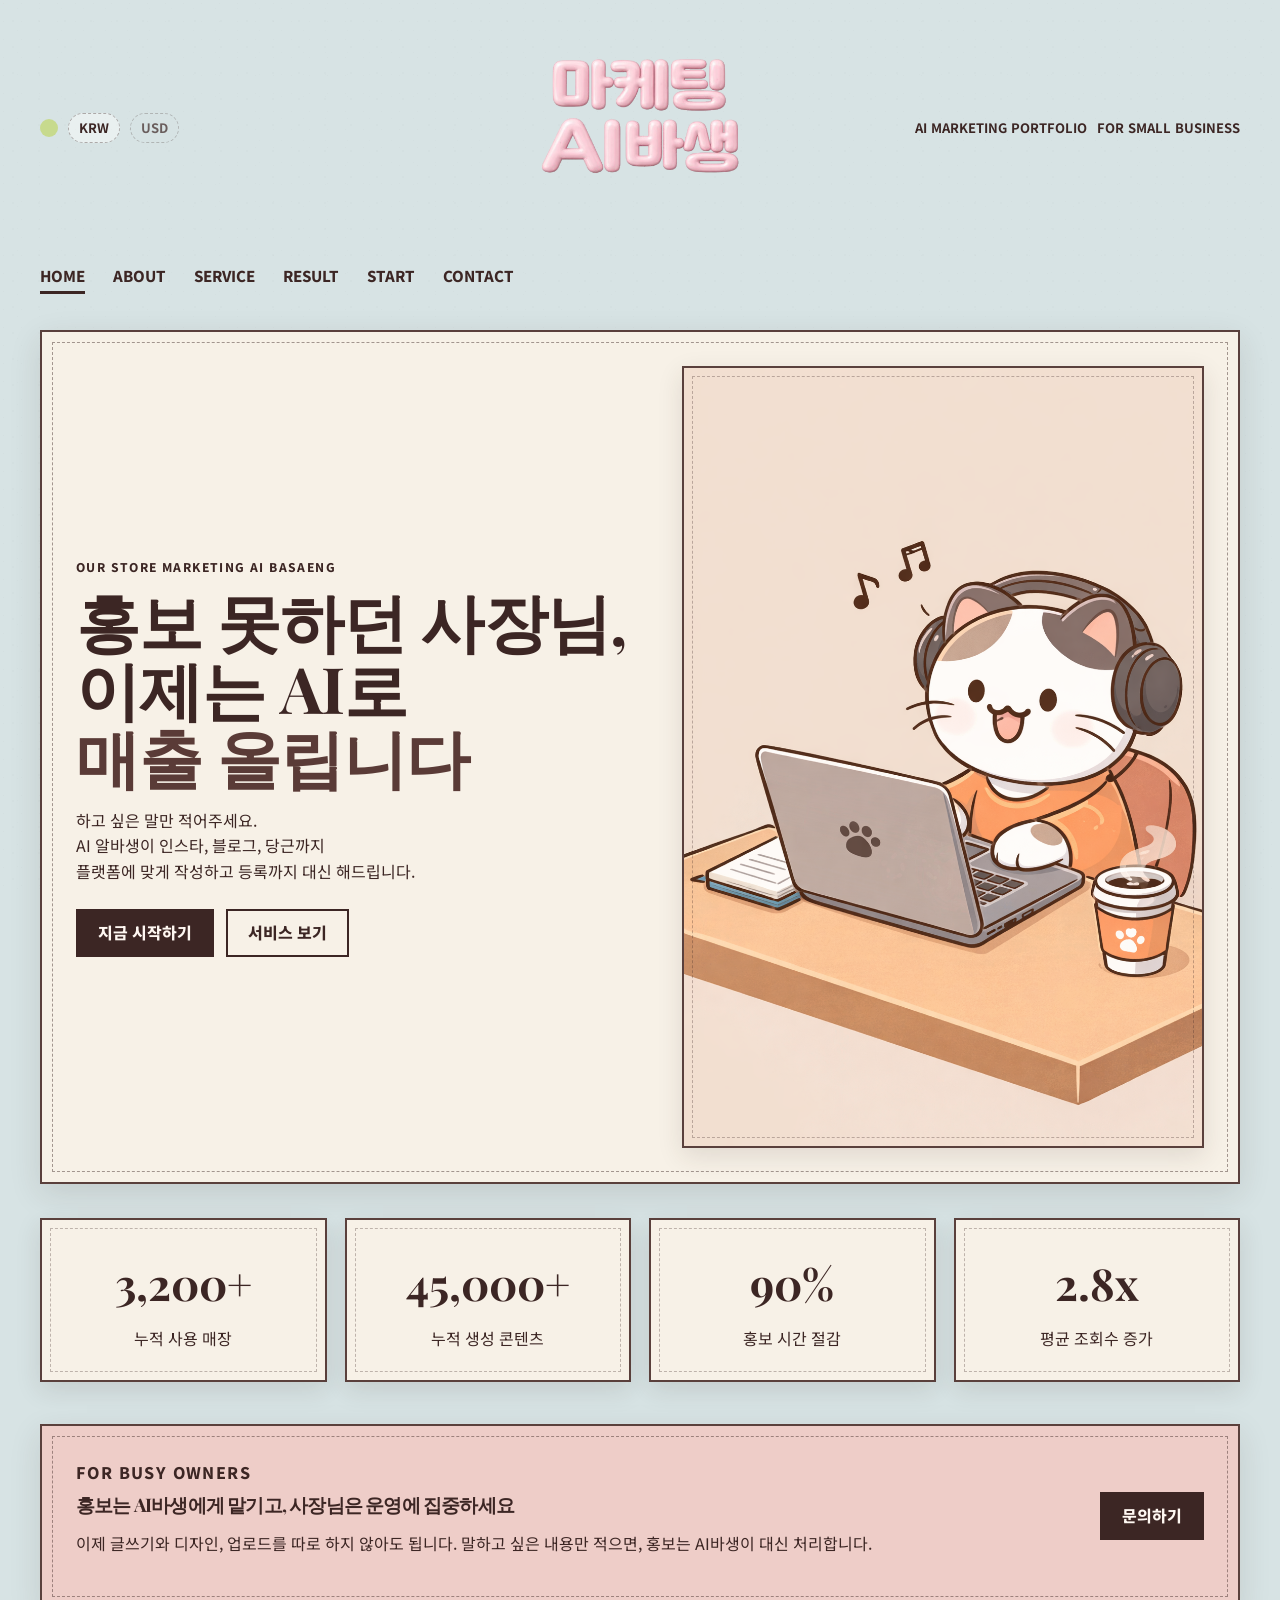
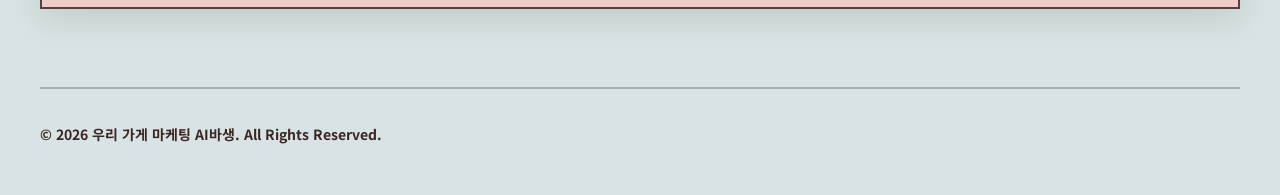
<file: index.html>
<!DOCTYPE html>
<html lang="ko">
<head>
  <meta charset="UTF-8" />
  <meta name="viewport" content="width=device-width, initial-scale=1.0" />
  <title>우리 가게 마케팅 AI바생 | HOME</title>
  <link rel="preconnect" href="https://fonts.googleapis.com" />
  <link rel="preconnect" href="https://fonts.gstatic.com" crossorigin />
  <link href="https://fonts.googleapis.com/css2?family=Noto+Sans+KR:wght@400;500;700;900&family=Playfair+Display:wght@700;800&display=swap" rel="stylesheet" />
  <link rel="stylesheet" href="css/style.css" />
</head>
<body>
  <div class="noise"></div>

  <header class="site-header">
    <div class="topbar container">
      <div class="topbar-left">
        <span class="status-dot"></span>
        <span class="currency active">KRW</span>
        <span class="currency">USD</span>
      </div>

      <h1 class="brand">
  <a href="index.html">
    <img src="images/logo.png" alt="우리 가게 마케팅 AI바생 로고">
  </a>
</h1>

      <div class="topbar-right">
        <span>AI MARKETING PORTFOLIO</span>
        <span>FOR SMALL BUSINESS</span>
      </div>
    </div>

    <nav class="main-nav container">
      <a href="index.html" class="active">HOME</a>
      <a href="about.html">ABOUT</a>
      <a href="service.html">SERVICE</a>
      <a href="result.html">RESULT</a>
      <a href="start.html">START</a>
      <a href="contact.html">CONTACT</a>
    </nav>
  </header>

  <main class="container">
    <section class="hero section-frame reveal">
      <div class="hero-text">
        <p class="eyebrow">OUR STORE MARKETING AI BASAENG</p>
        <h2>
          홍보 못하던 사장님,<br />
          이제는 AI로<br />
          <span>매출 올립니다</span>
        </h2>
        <p class="hero-desc">
          하고 싶은 말만 적어주세요.<br />
          AI 알바생이 인스타, 블로그, 당근까지<br />
          플랫폼에 맞게 작성하고 등록까지 대신 해드립니다.
        </p>

        <div class="hero-buttons">
          <a href="start.html" class="btn primary">지금 시작하기</a>
          <a href="service.html" class="btn outline">서비스 보기</a>
        </div>
      </div>

      <div class="hero-image poster-card">
        <img src="images/1.png" alt="AI바생 메인 대표 이미지" />
      </div>
    </section>

    <section class="stats reveal">
      <article class="stat poster-mini">
        <strong>3,200+</strong>
        <span>누적 사용 매장</span>
      </article>
      <article class="stat poster-mini">
        <strong>45,000+</strong>
        <span>누적 생성 콘텐츠</span>
      </article>
      <article class="stat poster-mini">
        <strong>90%</strong>
        <span>홍보 시간 절감</span>
      </article>
      <article class="stat poster-mini">
        <strong>2.8x</strong>
        <span>평균 조회수 증가</span>
      </article>
    </section>

    <section class="featured-banner section-frame pink reveal">
      <div>
        <p class="eyebrow">FOR BUSY OWNERS</p>
        <h3>홍보는 AI바생에게 맡기고, 사장님은 운영에 집중하세요</h3>
        <p>
          이제 글쓰기와 디자인, 업로드를 따로 하지 않아도 됩니다.
          말하고 싶은 내용만 적으면, 홍보는 AI바생이 대신 처리합니다.
        </p>
      </div>
      <a href="contact.html" class="btn dark">문의하기</a>
    </section>
  </main>

  <footer class="site-footer">
    <div class="container footer-inner">
      <p>© 2026 우리 가게 마케팅 AI바생. All Rights Reserved.</p>
    </div>
  </footer>

  <script src="js/main.js"></script>
</body>
</html>
</file>
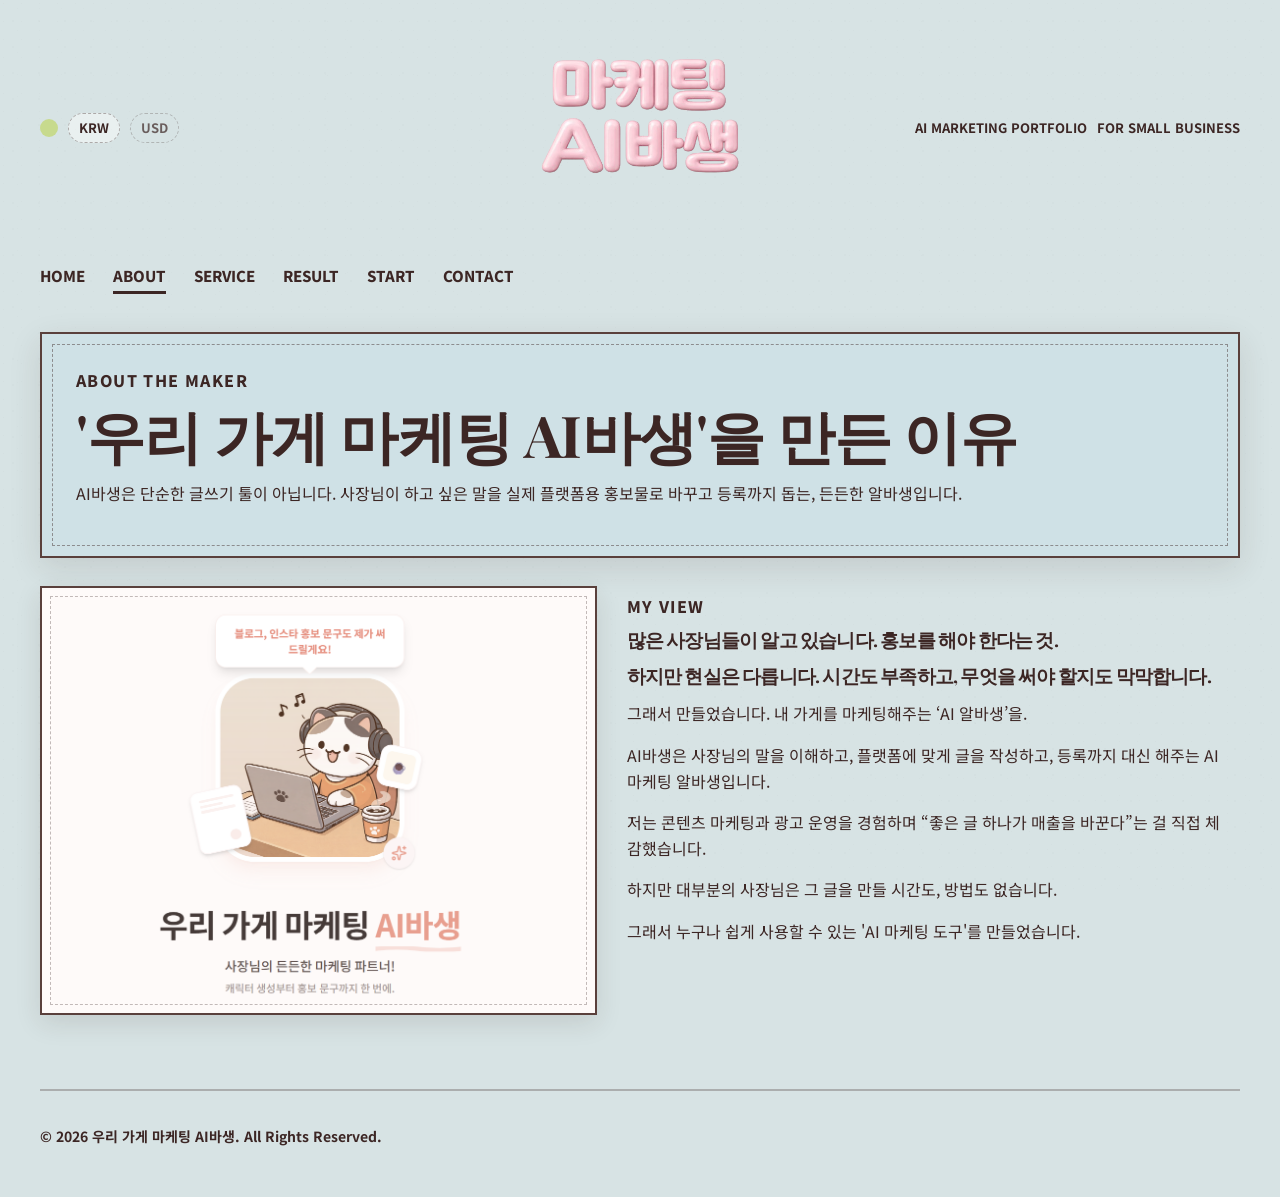
<file: about.html>
<!DOCTYPE html>
<html lang="ko">
<head>
  <meta charset="UTF-8" />
  <meta name="viewport" content="width=device-width, initial-scale=1.0" />
  <title>우리 가게 마케팅 AI바생 | ABOUT</title>
  <link rel="preconnect" href="https://fonts.googleapis.com" />
  <link rel="preconnect" href="https://fonts.gstatic.com" crossorigin />
  <link href="https://fonts.googleapis.com/css2?family=Noto+Sans+KR:wght@400;500;700;900&family=Playfair+Display:wght@700;800&display=swap" rel="stylesheet" />
  <link rel="stylesheet" href="css/style.css" />
</head>
<body>
  <div class="noise"></div>

  <header class="site-header">
    <div class="topbar container">
      <div class="topbar-left">
        <span class="status-dot"></span>
        <span class="currency active">KRW</span>
        <span class="currency">USD</span>
      </div>
      <h1 class="brand">
  <a href="index.html">
    <img src="images/logo.png" alt="우리 가게 마케팅 AI바생 로고">
  </a>
</h1>
      <div class="topbar-right">
        <span>AI MARKETING PORTFOLIO</span>
        <span>FOR SMALL BUSINESS</span>
      </div>
    </div>

    <nav class="main-nav container">
      <a href="index.html">HOME</a>
      <a href="about.html" class="active">ABOUT</a>
      <a href="service.html">SERVICE</a>
      <a href="result.html">RESULT</a>
      <a href="start.html">START</a>
      <a href="contact.html">CONTACT</a>
    </nav>
  </header>

  <main class="container">
    <section class="page-hero section-frame blue reveal">
      <p class="eyebrow">ABOUT THE MAKER</p>
      <h2>'우리 가게 마케팅 AI바생'을 만든 이유</h2>
      <p>
        AI바생은 단순한 글쓰기 툴이 아닙니다.
        사장님이 하고 싶은 말을 실제 플랫폼용 홍보물로 바꾸고 등록까지 돕는, 든든한 알바생입니다.
      </p>
    </section>

    <section class="split-section reveal">
      <div class="poster-card image-only">
        <img src="images/1.5.png" alt="제작자 혹은 브랜드 소개 이미지" />
      </div>

      <div class="text-block">
        <p class="eyebrow">MY VIEW</p>
        <h3>많은 사장님들이 알고 있습니다. 홍보를 해야 한다는 것.</h3>
        </p>
        <h3>하지만 현실은 다릅니다. 시간도 부족하고, 무엇을 써야 할지도 막막합니다.</h3>
        <p>
          그래서 만들었습니다. 내 가게를 마케팅해주는 ‘AI 알바생’을.
        </p>
        <p>
          AI바생은 사장님의 말을 이해하고, 플랫폼에 맞게 글을 작성하고, 등록까지 대신 해주는 AI 마케팅 알바생입니다.
        </p>
        <p>
          저는 콘텐츠 마케팅과 광고 운영을 경험하며 “좋은 글 하나가 매출을 바꾼다”는 걸 직접 체감했습니다.
        </p>
        <p>
          하지만 대부분의 사장님은 그 글을 만들 시간도, 방법도 없습니다.
        </p>
        <p>
          그래서 누구나 쉽게 사용할 수 있는 'AI 마케팅 도구'를 만들었습니다.
      </div>
    </section>
  </main>

  <footer class="site-footer">
    <div class="container footer-inner">
      <p>© 2026 우리 가게 마케팅 AI바생. All Rights Reserved.</p>
    </div>
  </footer>

  <script src="js/main.js"></script>
</body>
</html>
</file>
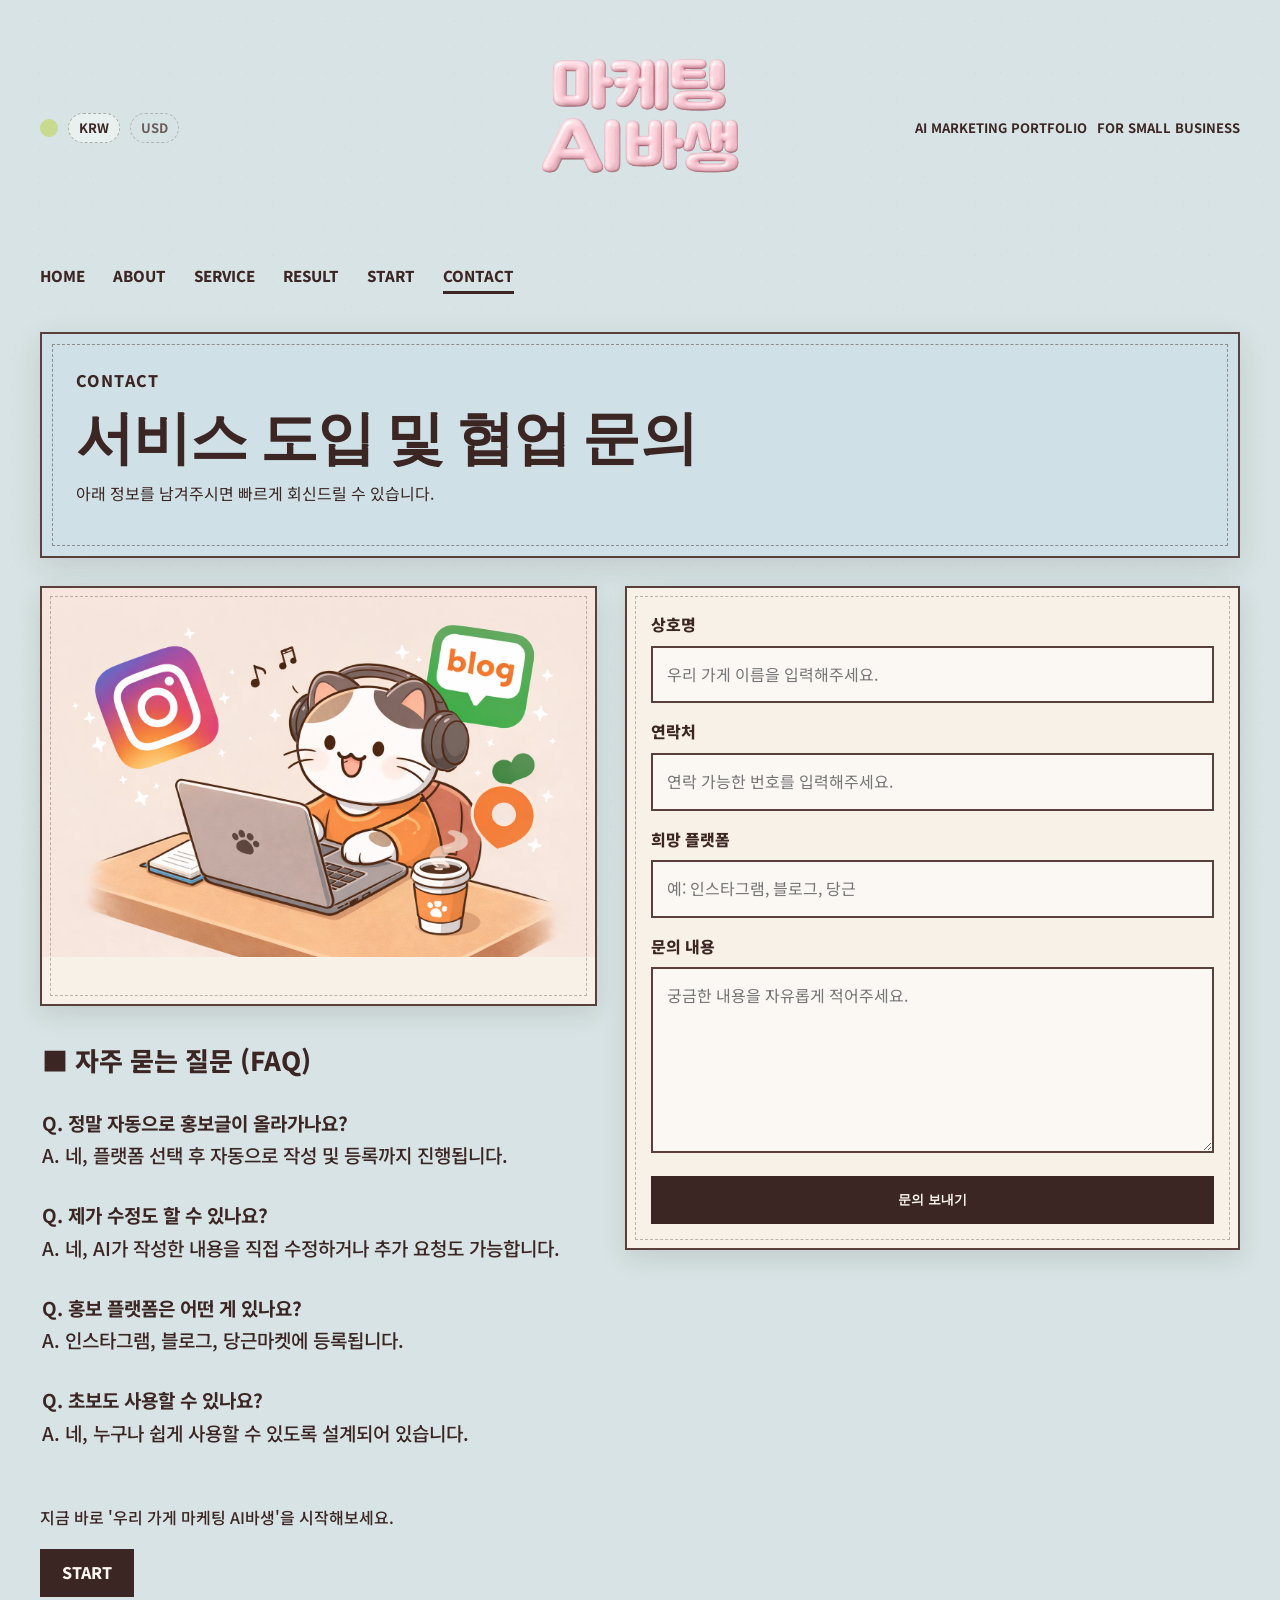
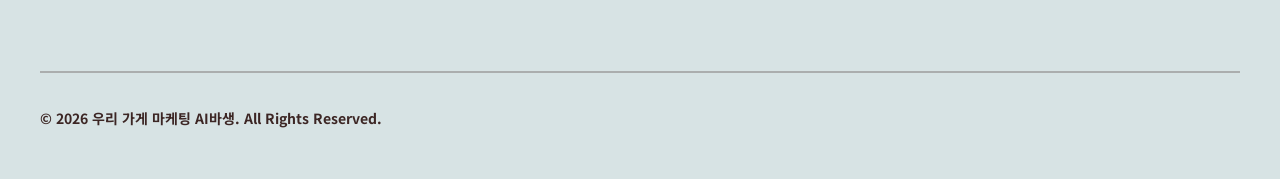
<file: contact.html>
<!DOCTYPE html>
<html lang="ko">
<head>
  <meta charset="UTF-8" />
  <meta name="viewport" content="width=device-width, initial-scale=1.0" />
  <title>우리 가게 마케팅 AI바생 | CONTACT</title>
  <link rel="preconnect" href="https://fonts.googleapis.com" />
  <link rel="preconnect" href="https://fonts.gstatic.com" crossorigin />
  <link href="https://fonts.googleapis.com/css2?family=Noto+Sans+KR:wght@400;500;700;900&family=Playfair+Display:wght@700;800&display=swap" rel="stylesheet" />
  <link rel="stylesheet" href="css/style.css" />
</head>
<body>
  <div class="noise"></div>

  <header class="site-header">
    <div class="topbar container">
      <div class="topbar-left">
        <span class="status-dot"></span>
        <span class="currency active">KRW</span>
        <span class="currency">USD</span>
      </div>
      <h1 class="brand">
  <a href="index.html">
    <img src="images/logo.png" alt="우리 가게 마케팅 AI바생 로고">
  </a>
</h1>
      <div class="topbar-right">
        <span>AI MARKETING PORTFOLIO</span>
        <span>FOR SMALL BUSINESS</span>
      </div>
    </div>

    <nav class="main-nav container">
      <a href="index.html">HOME</a>
      <a href="about.html">ABOUT</a>
      <a href="service.html">SERVICE</a>
      <a href="result.html">RESULT</a>
      <a href="start.html">START</a>
      <a href="contact.html" class="active">CONTACT</a>
    </nav>
  </header>

  <main class="container">
    <section class="page-hero section-frame blue reveal">
      <p class="eyebrow">CONTACT</p>
      <h2>서비스 도입 및 협업 문의</h2>
      <p>아래 정보를 남겨주시면 빠르게 회신드릴 수 있습니다.</p>
    </section>

    <section class="split-section contact-layout reveal">
      <!-- 왼쪽 영역 -->
      <div class="contact-left-column">
        <div class="poster-card image-only contact-image-card">
          <img src="images/8.png" alt="문의 이미지" />
        </div>

        <section class="faq-box">
          <h3>■ 자주 묻는 질문 (FAQ)</h3>

          <div class="faq-item">
            <p class="faq-q">Q. 정말 자동으로 홍보글이 올라가나요?</p>
            <p class="faq-a">A. 네, 플랫폼 선택 후 자동으로 작성 및 등록까지 진행됩니다.</p>
          </div>

          <div class="faq-item">
            <p class="faq-q">Q. 제가 수정도 할 수 있나요?</p>
            <p class="faq-a">A. 네, AI가 작성한 내용을 직접 수정하거나 추가 요청도 가능합니다.</p>
          </div>

          <div class="faq-item">
            <p class="faq-q">Q. 홍보 플랫폼은 어떤 게 있나요?</p>
            <p class="faq-a">A. 인스타그램, 블로그, 당근마켓에 등록됩니다.</p>
          </div>

          <div class="faq-item">
            <p class="faq-q">Q. 초보도 사용할 수 있나요?</p>
            <p class="faq-a">A. 네, 누구나 쉽게 사용할 수 있도록 설계되어 있습니다.</p>
          </div>
        </section>
      </div>

      <!-- 오른쪽 폼 영역 -->
      <form class="contact-form poster-card">
        <label>
          <span>상호명</span>
          <input type="text" placeholder="우리 가게 이름을 입력해주세요." />
        </label>

        <label>
          <span>연락처</span>
          <input type="text" placeholder="연락 가능한 번호를 입력해주세요." />
        </label>

        <label>
          <span>희망 플랫폼</span>
          <input type="text" placeholder="예: 인스타그램, 블로그, 당근" />
        </label>

        <label>
          <span>문의 내용</span>
          <textarea rows="6" placeholder="궁금한 내용을 자유롭게 적어주세요."></textarea>
        </label>

        <button type="submit" class="btn primary full">문의 보내기</button>
      </form>
    </section>

    <section class="start-inline reveal">
      <p>지금 바로 '우리 가게 마케팅 AI바생'을 시작해보세요.</p>
      <a href="start.html" class="btn dark">START</a>
    </section>
  </main>

  <footer class="site-footer">
    <div class="container footer-inner">
      <p>© 2026 우리 가게 마케팅 AI바생. All Rights Reserved.</p>
    </div>
  </footer>

  <script src="js/main.js"></script>
</body>
</html>
</file>
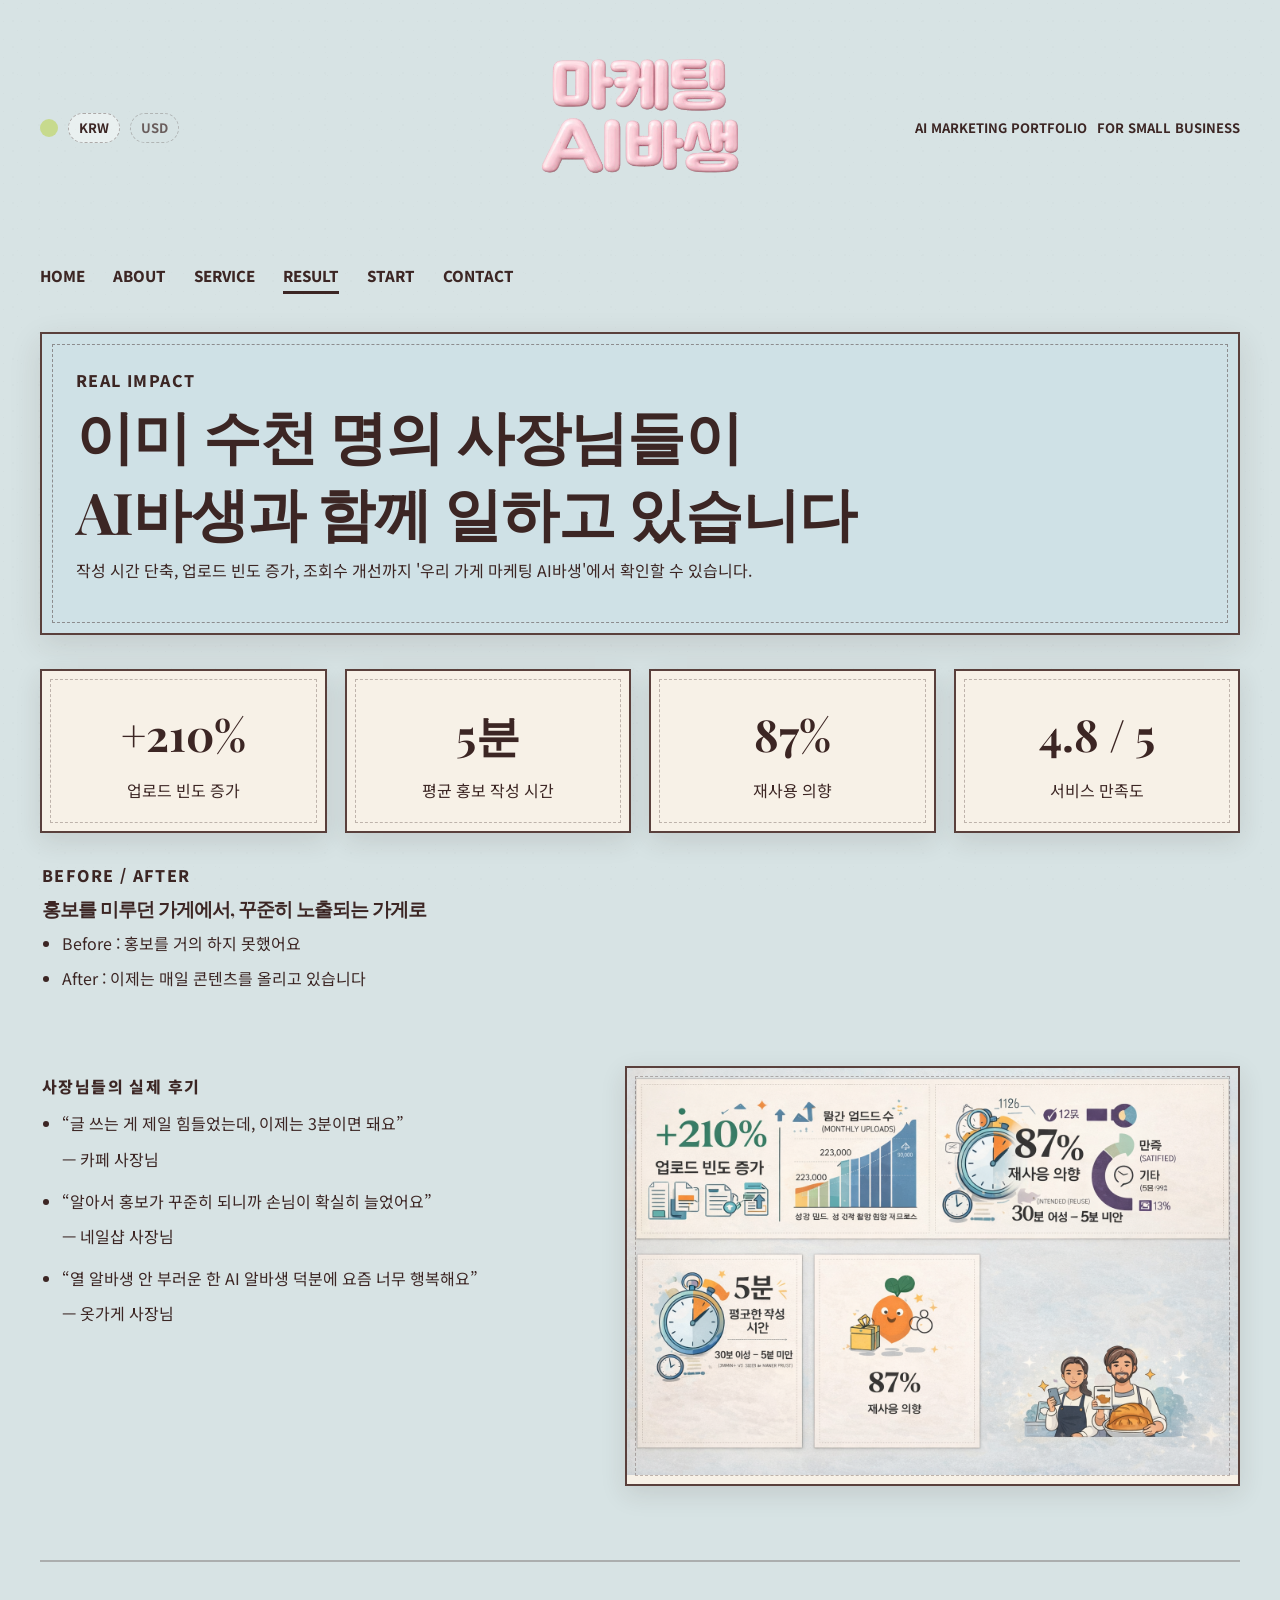
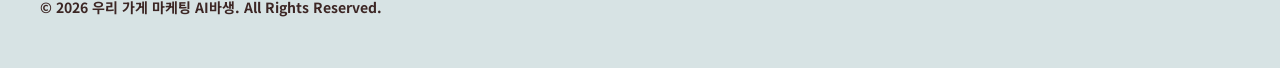
<file: result.html>
<!DOCTYPE html>
<html lang="ko">
<head>
  <meta charset="UTF-8" />
  <meta name="viewport" content="width=device-width, initial-scale=1.0" />
  <title>우리 가게 마케팅 AI바생 | RESULT</title>
  <link rel="preconnect" href="https://fonts.googleapis.com" />
  <link rel="preconnect" href="https://fonts.gstatic.com" crossorigin />
  <link href="https://fonts.googleapis.com/css2?family=Noto+Sans+KR:wght@400;500;700;900&family=Playfair+Display:wght@700;800&display=swap" rel="stylesheet" />
  <link rel="stylesheet" href="css/style.css" />
</head>
<body>
  <div class="noise"></div>

  <header class="site-header">
    <div class="topbar container">
      <div class="topbar-left">
        <span class="status-dot"></span>
        <span class="currency active">KRW</span>
        <span class="currency">USD</span>
      </div>
      <h1 class="brand">
  <a href="index.html">
    <img src="images/logo.png" alt="우리 가게 마케팅 AI바생 로고">
  </a>
</h1>
      <div class="topbar-right">
        <span>AI MARKETING PORTFOLIO</span>
        <span>FOR SMALL BUSINESS</span>
      </div>
    </div>

    <nav class="main-nav container">
      <a href="index.html">HOME</a>
      <a href="about.html">ABOUT</a>
      <a href="service.html">SERVICE</a>
      <a href="result.html" class="active">RESULT</a>
      <a href="start.html">START</a>
      <a href="contact.html">CONTACT</a>
    </nav>
  </header>

  <main class="container">
    <section class="page-hero section-frame blue reveal">
      <p class="eyebrow">REAL IMPACT</p>
      <h2>이미 수천 명의 사장님들이
      </p>AI바생과 함께 일하고 있습니다</h2>
      <p>작성 시간 단축, 업로드 빈도 증가, 조회수 개선까지 '우리 가게 마케팅 AI바생'에서 확인할 수 있습니다.</p>
    </section>

    <section class="stats reveal">
      <article class="stat poster-mini">
        <strong>+210%</strong>
        <span>업로드 빈도 증가</span>
      </article>
      <article class="stat poster-mini">
        <strong>5분</strong>
        <span>평균 홍보 작성 시간</span>
      </article>
      <article class="stat poster-mini">
        <strong>87%</strong>
        <span>재사용 의향</span>
      </article>
      <article class="stat poster-mini">
        <strong>4.8 / 5</strong>
        <span>서비스 만족도</span>
      </article>
    </section>

    <section class="split-section reveal">
      <div class="text-block">
        <p class="eyebrow">BEFORE / AFTER</p>
        <h3>홍보를 미루던 가게에서, 꾸준히 노출되는 가게로</h3>
        <ul class="result-list">
          <li>Before : 홍보를 거의 하지 못했어요</li>
          <li>After : 이제는 매일 콘텐츠를 올리고 있습니다</li>
        </ul>
      </section>

    <section class="split-section reveal">
      <div class="text-block">
        <p class="eyebrow">사장님들의 실제 후기</p>
        <ul class="result-list">
          <li>“글 쓰는 게 제일 힘들었는데, 이제는 3분이면 돼요”</li>
          — 카페 사장님</li>
        </p>
          <li>“알아서 홍보가 꾸준히 되니까 손님이 확실히 늘었어요”</li>
          — 네일샵 사장님</li>
        </p>
          <li>“열 알바생 안 부러운 한 AI 알바생 덕분에 요즘 너무 행복해요”</li>
          — 옷가게 사장님</li>
        </ul>
      </div>

      <div class="poster-card image-only">
        <img src="images/5.png" alt="성과 이미지" />
      </div>
    </section>
  </main>

  <footer class="site-footer">
    <div class="container footer-inner">
      <p>© 2026 우리 가게 마케팅 AI바생. All Rights Reserved.</p>
    </div>
  </footer>

  <script src="js/main.js"></script>
</body>
</html>
</file>
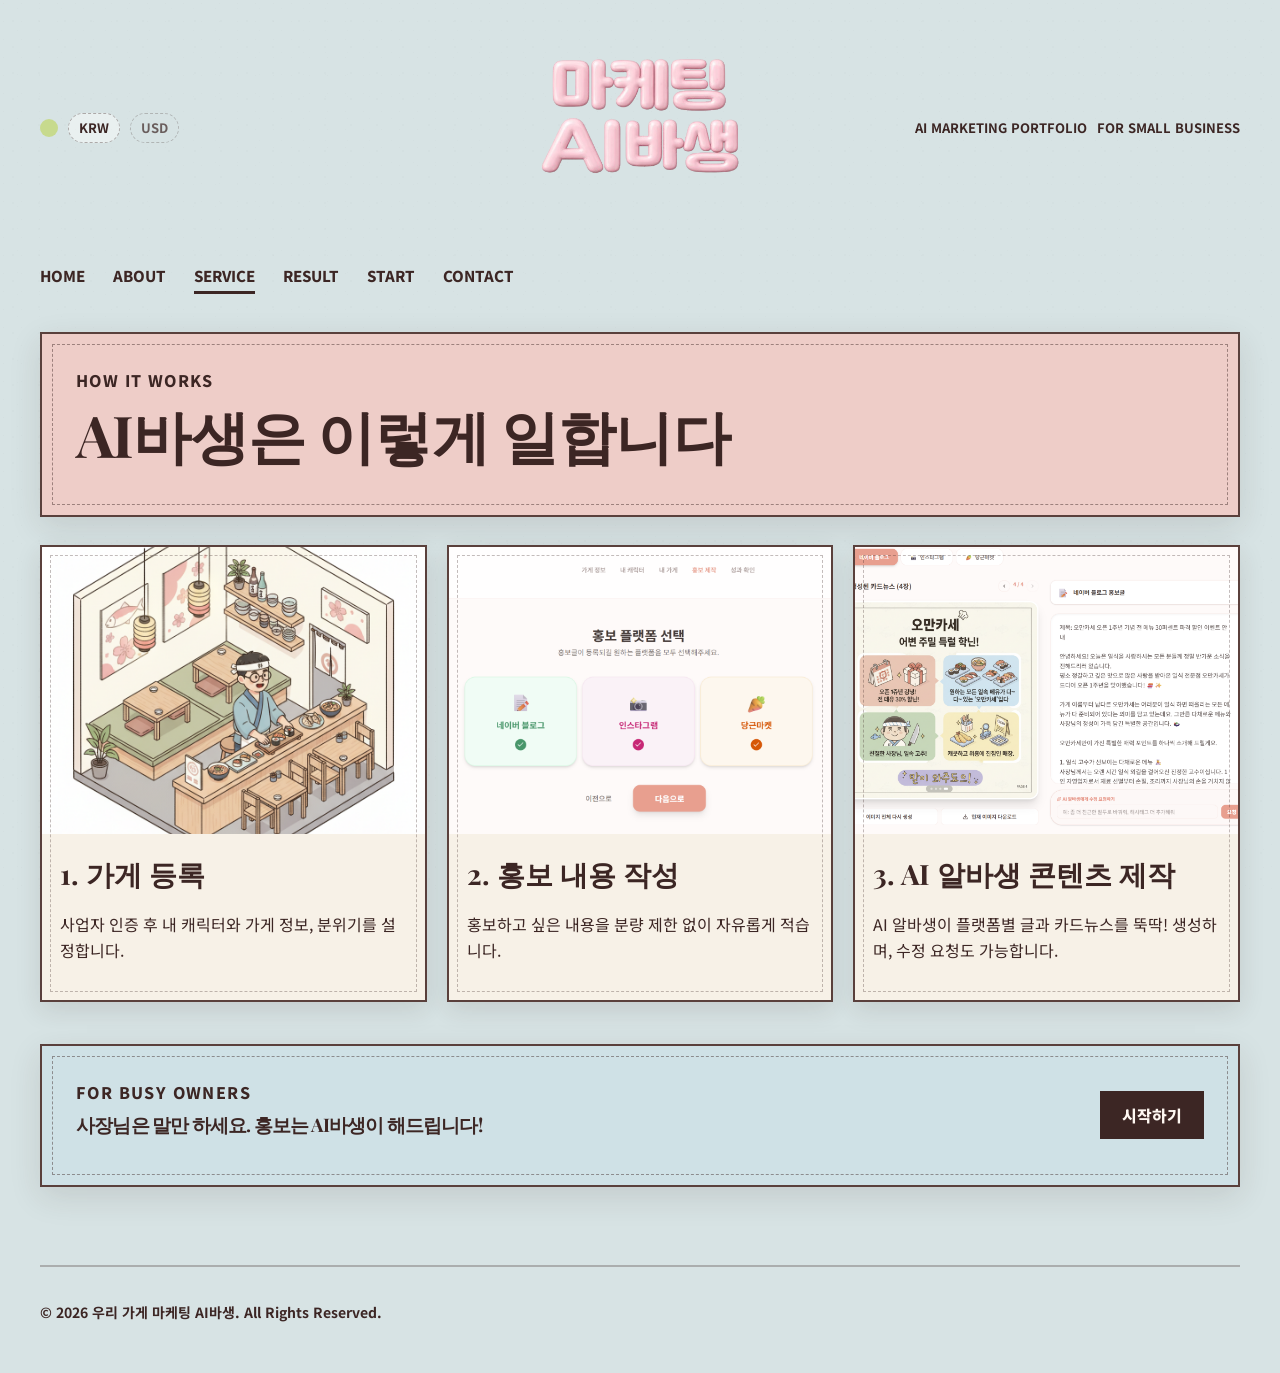
<file: service.html>
<!DOCTYPE html>
<html lang="ko">
<head>
  <meta charset="UTF-8" />
  <meta name="viewport" content="width=device-width, initial-scale=1.0" />
  <title>우리 가게 마케팅 AI바생 | SERVICE</title>
  <link rel="preconnect" href="https://fonts.googleapis.com" />
  <link rel="preconnect" href="https://fonts.gstatic.com" crossorigin />
  <link href="https://fonts.googleapis.com/css2?family=Noto+Sans+KR:wght@400;500;700;900&family=Playfair+Display:wght@700;800&display=swap" rel="stylesheet" />
  <link rel="stylesheet" href="css/style.css" />
</head>
<body>
  <div class="noise"></div>

  <header class="site-header">
    <div class="topbar container">
      <div class="topbar-left">
        <span class="status-dot"></span>
        <span class="currency active">KRW</span>
        <span class="currency">USD</span>
      </div>
      <h1 class="brand">
  <a href="index.html">
    <img src="images/logo.png" alt="우리 가게 마케팅 AI바생 로고">
  </a>
</h1>
      <div class="topbar-right">
        <span>AI MARKETING PORTFOLIO</span>
        <span>FOR SMALL BUSINESS</span>
      </div>
    </div>

    <nav class="main-nav container">
      <a href="index.html">HOME</a>
      <a href="about.html">ABOUT</a>
      <a href="service.html" class="active">SERVICE</a>
      <a href="result.html">RESULT</a>
      <a href="start.html">START</a>
      <a href="contact.html">CONTACT</a>
    </nav>
  </header>

<main class="container">
    <section class="page-hero section-frame pink reveal">
      <p class="eyebrow">HOW IT WORKS</p>
      <h2>AI바생은 이렇게 일합니다</h2>
      </p>
    </section>

    <section class="card-grid three reveal">
      <article class="poster-card">
        <div class="poster-image">
          <img src="images/2.png" alt="가게 정보 입력" />
        </div>
        <div class="poster-body">
          <h4>1. 가게 등록</h4>
          <p>사업자 인증 후 내 캐릭터와 가게 정보, 분위기를 설정합니다.</p>
        </div>
      </article>

      <article class="poster-card">
        <div class="poster-image">
          <img src="images/3.png" alt="홍보 내용 입력" />
        </div>
        <div class="poster-body">
          <h4>2. 홍보 내용 작성</h4>
          <p>홍보하고 싶은 내용을 분량 제한 없이 자유롭게 적습니다.</p>
        </div>
      </article>

      <article class="poster-card">
        <div class="poster-image">
          <img src="images/4.png" alt="AI 작성 및 등록" />
        </div>
        <div class="poster-body">
          <h4>3. AI 알바생 콘텐츠 제작</h4>
          <p>AI 알바생이 플랫폼별 글과 카드뉴스를 뚝딱! 생성하며, 수정 요청도 가능합니다.</p>
        </div>
      </article>
    </section>
    
  <section class="featured-banner section-frame blue reveal">
      <div>
        <p class="eyebrow">FOR BUSY OWNERS</p>
        <h3>사장님은 말만 하세요. 홍보는 AI바생이 해드립니다!</h3>
        </p>
      </div>
      <a href="start.html" class="btn dark">시작하기</a>
    </section>
  </main>

  <footer class="site-footer">
    <div class="container footer-inner">
      <p>© 2026 우리 가게 마케팅 AI바생. All Rights Reserved.</p>
    </div>
  </footer>

  <script src="js/main.js"></script>
</body>
</html>
</file>
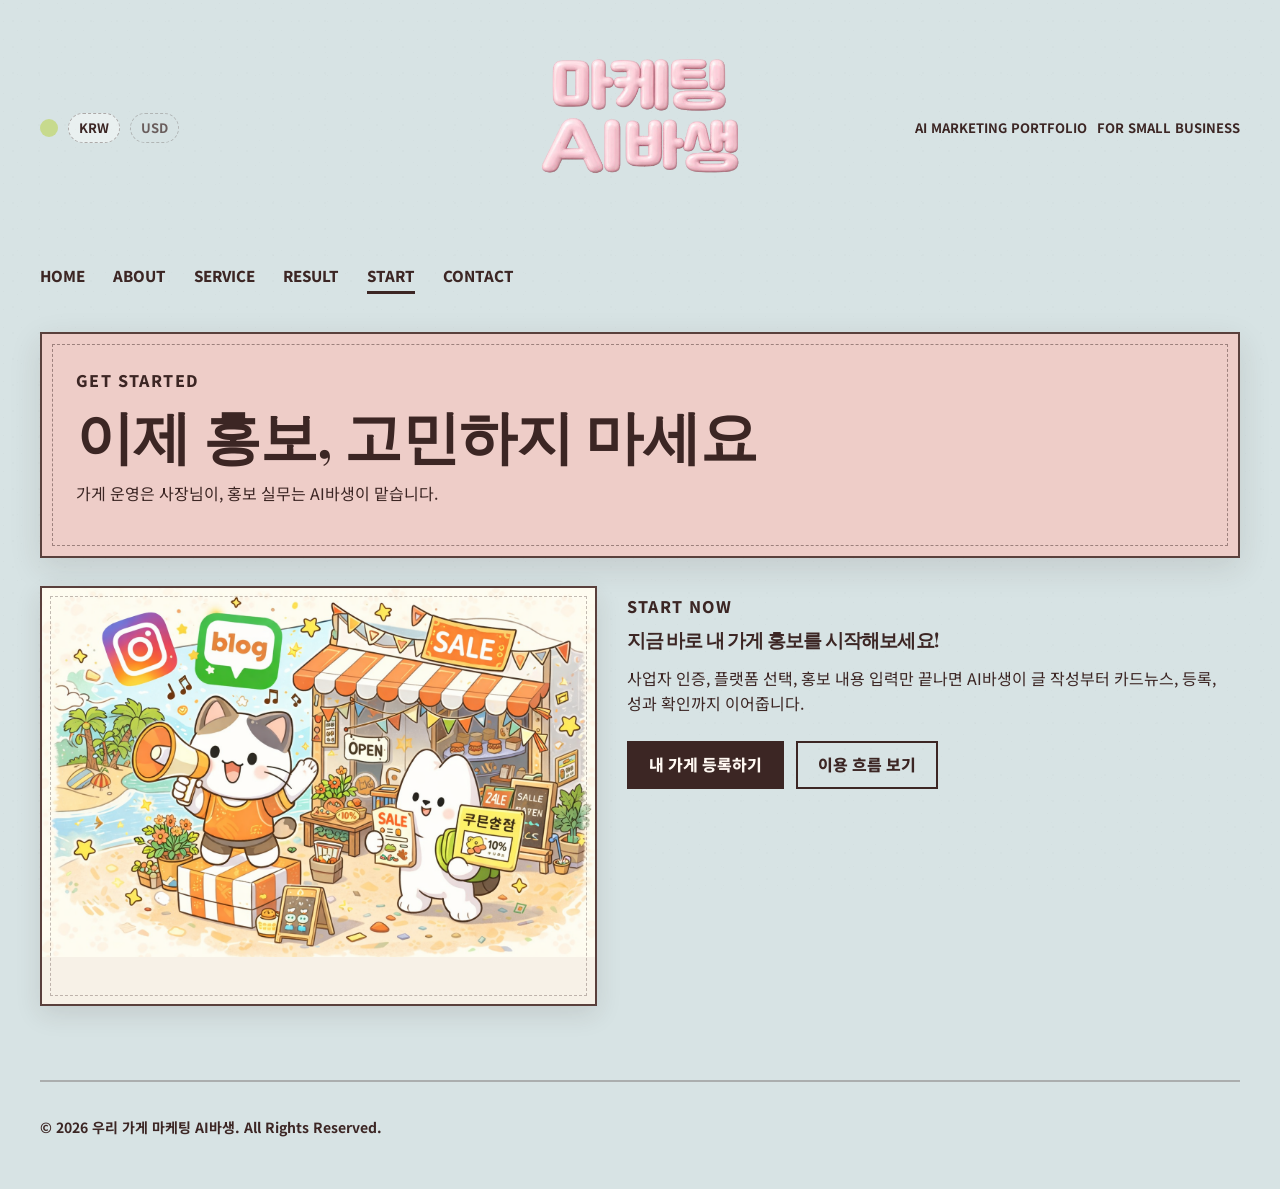
<file: start.html>
<!DOCTYPE html>
<html lang="ko">
<head>
  <meta charset="UTF-8" />
  <meta name="viewport" content="width=device-width, initial-scale=1.0" />
  <title>우리 가게 마케팅 AI바생 | START</title>
  <link rel="preconnect" href="https://fonts.googleapis.com" />
  <link rel="preconnect" href="https://fonts.gstatic.com" crossorigin />
  <link href="https://fonts.googleapis.com/css2?family=Noto+Sans+KR:wght@400;500;700;900&family=Playfair+Display:wght@700;800&display=swap" rel="stylesheet" />
  <link rel="stylesheet" href="css/style.css" />
</head>
<body>
  <div class="noise"></div>

  <header class="site-header">
    <div class="topbar container">
      <div class="topbar-left">
        <span class="status-dot"></span>
        <span class="currency active">KRW</span>
        <span class="currency">USD</span>
      </div>
      <h1 class="brand">
  <a href="index.html">
    <img src="images/logo.png" alt="우리 가게 마케팅 AI바생 로고">
  </a>
</h1>
      <div class="topbar-right">
        <span>AI MARKETING PORTFOLIO</span>
        <span>FOR SMALL BUSINESS</span>
      </div>
    </div>

    <nav class="main-nav container">
      <a href="index.html">HOME</a>
      <a href="about.html">ABOUT</a>
      <a href="service.html">SERVICE</a>
      <a href="result.html">RESULT</a>
      <a href="start.html" class="active">START</a>
      <a href="contact.html">CONTACT</a>
    </nav>
  </header>

  <main class="container">
    <section class="page-hero section-frame pink reveal">
      <p class="eyebrow">GET STARTED</p>
      <h2>이제 홍보, 고민하지 마세요</h2>
      <p>가게 운영은 사장님이, 홍보 실무는 AI바생이 맡습니다.</p>
    </section>

    <section class="split-section reveal">
      <div class="poster-card image-only">
        <img src="images/7.png" alt="시작하기 이미지" />
      </div>

      <div class="text-block">
        <p class="eyebrow">START NOW</p>
        <h3>지금 바로 내 가게 홍보를 시작해보세요!</h3>
        <p>
          사업자 인증, 플랫폼 선택, 홍보 내용 입력만 끝나면
          AI바생이 글 작성부터 카드뉴스, 등록, 성과 확인까지 이어줍니다.
        </p>
        <div class="hero-buttons">
          <a href="contact.html" class="btn primary">내 가게 등록하기</a>
          <a href="service.html" class="btn outline">이용 흐름 보기</a>
        </div>
      </div>
    </section>
  </main>

  <footer class="site-footer">
    <div class="container footer-inner">
      <p>© 2026 우리 가게 마케팅 AI바생. All Rights Reserved.</p>
    </div>
  </footer>

  <script src="js/main.js"></script>
</body>
</html>
</file>
<file: css/style.css>
:root {
  --bg: #d7e3e4;
  --cream: #f7f1e7;
  --pink: #eecdc8;
  --blue: #cfe1e6;
  --brown: #3c2624;
  --brown-soft: #5a3b37;
  --line: #5a403c;
  --shadow: rgba(60, 38, 36, 0.12);
}

* {
  box-sizing: border-box;
}

html {
  scroll-behavior: smooth;
}

body {
  margin: 0;
  font-family: "Noto Sans KR", sans-serif;
  color: var(--brown);
  background: var(--bg);
  position: relative;
  line-height: 1.6;
}

img {
  display: block;
  width: 100%;
}

a {
  text-decoration: none;
  color: inherit;
}

.noise {
  position: fixed;
  inset: 0;
  pointer-events: none;
  opacity: 0.08;
  background-image:
    radial-gradient(circle at 20% 20%, rgba(60, 38, 36, 0.22) 0.8px, transparent 0.8px),
    radial-gradient(circle at 80% 40%, rgba(60, 38, 36, 0.18) 0.7px, transparent 0.7px),
    radial-gradient(circle at 50% 80%, rgba(60, 38, 36, 0.15) 0.9px, transparent 0.9px);
  background-size: 18px 18px, 22px 22px, 26px 26px;
  z-index: 0;
}

.container {
  width: min(1200px, calc(100% - 48px));
  margin: 0 auto;
  position: relative;
  z-index: 1;
}

.site-header {
  padding-top: 18px;
}

.topbar {
  display: grid;
  grid-template-columns: 1fr auto 1fr;
  align-items: center;
  gap: 16px;
}

.topbar-left,
.topbar-right {
  display: flex;
  align-items: center;
  gap: 10px;
  font-size: 13px;
  font-weight: 700;
}

.topbar-right {
  justify-content: flex-end;
  flex-wrap: wrap;
  text-align: right;
}

.status-dot {
  width: 18px;
  height: 18px;
  border-radius: 50%;
  background: #c7da8d;
  display: inline-block;
}

.currency {
  padding: 4px 10px;
  border: 1px dashed rgba(60, 38, 36, 0.35);
  border-radius: 999px;
  opacity: 0.7;
}

.currency.active {
  opacity: 1;
  background: rgba(255, 255, 255, 0.45);
}

.brand {
  margin: 0;
  padding: 0;
  opacity: 0;
  transform: translateY(-8px);
  transition: opacity 0.7s ease, transform 0.7s ease;
}

.brand.show {
  opacity: 1;
  transform: translateY(0);
}

.brand img {
  height: 220px;
  width: auto;
  display: block;
}

.main-nav {
  display: flex;
  flex-wrap: wrap;
  gap: 28px;
  padding: 26px 0 14px;
  font-weight: 800;
  font-size: 15px;
}

.main-nav a {
  position: relative;
  padding-bottom: 6px;
}

.main-nav a.active::after,
.main-nav a:hover::after {
  content: "";
  position: absolute;
  left: 0;
  bottom: 0;
  width: 100%;
  height: 3px;
  background: var(--brown);
}

.hero {
  margin-top: 22px;
  display: grid;
  grid-template-columns: 1.05fr 0.95fr;
  gap: 28px;
  align-items: center;
}

.section-frame {
  background: var(--cream);
  border: 2px solid var(--line);
  box-shadow: 0 10px 30px var(--shadow);
  position: relative;
  padding: 34px;
}

.section-frame::before {
  content: "";
  position: absolute;
  inset: 10px;
  border: 1.5px dashed rgba(60, 38, 36, 0.45);
  pointer-events: none;
}

.section-frame.pink {
  background: var(--pink);
}

.section-frame.blue {
  background: var(--blue);
}

.eyebrow {
  margin: 0 0 10px;
  font-size: 12px;
  font-weight: 800;
  letter-spacing: 1.4px;
  text-transform: uppercase;
}

.hero h2,
.page-hero h2,
.section-intro h3,
.featured-banner h3,
.text-block h3 {
  margin: 0;
  font-family: "Playfair Display", serif;
  line-height: 1.06;
  letter-spacing: -0.8px;
}

.hero h2 {
  font-size: clamp(38px, 5vw, 68px);
  margin-bottom: 18px;
}

.hero h2 span {
  display: inline-block;
  color: var(--brown-soft);
}

.hero-desc,
.page-hero p,
.text-block p,
.poster-body p,
.featured-banner p {
  font-size: 16px;
}

.hero-buttons {
  display: flex;
  flex-wrap: wrap;
  gap: 12px;
  margin-top: 24px;
}

.btn {
  display: inline-flex;
  align-items: center;
  justify-content: center;
  min-height: 48px;
  padding: 0 20px;
  border: 2px solid var(--brown);
  font-weight: 800;
  cursor: pointer;
  transition: transform 0.2s ease, background 0.2s ease;
}

.btn:hover {
  transform: translateY(-2px);
}

.btn.primary,
.btn.dark {
  background: var(--brown);
  color: #fff8f2;
}

.btn.outline {
  background: transparent;
}

.btn.full {
  width: 100%;
}

.poster-card,
.poster-mini {
  background: var(--cream);
  border: 2px solid var(--line);
  box-shadow: 0 8px 24px var(--shadow);
  overflow: hidden;
  position: relative;
}

.poster-card::before,
.poster-mini::before {
  content: "";
  position: absolute;
  inset: 8px;
  border: 1px dashed rgba(60, 38, 36, 0.3);
  pointer-events: none;
}

.poster-image {
  aspect-ratio: 4 / 3;
  overflow: hidden;
}

.poster-image img,
.image-only img,
.hero-image img {
  width: 100%;
  height: 100%;
  object-fit: cover;
}

.poster-body {
  padding: 18px 18px 20px;
}

.poster-body h4 {
  margin: 0 0 8px;
  font-family: "Playfair Display", serif;
  font-size: 28px;
}

.stats {
  margin: 34px 0 22px;
  display: grid;
  grid-template-columns: repeat(4, 1fr);
  gap: 18px;
}

.stat {
  padding: 28px 16px;
  text-align: center;
}

.stat strong {
  display: block;
  font-family: "Playfair Display", serif;
  font-size: clamp(28px, 4vw, 44px);
  margin-bottom: 8px;
}

.section-intro {
  padding: 34px 0 8px;
}

.section-intro h3 {
  font-size: clamp(28px, 4vw, 46px);
}

.card-grid {
  display: grid;
  gap: 20px;
}

.card-grid.three {
  grid-template-columns: repeat(3, 1fr);
}

.featured-banner {
  margin: 42px 0 60px;
  display: flex;
  align-items: center;
  justify-content: space-between;
  gap: 24px;
}

.page-hero {
  margin-top: 24px;
  margin-bottom: 28px;
}

.page-hero h2 {
  font-size: clamp(34px, 4.5vw, 60px);
  margin-bottom: 12px;
}

.split-section {
  display: grid;
  grid-template-columns: 0.95fr 1.05fr;
  gap: 28px;
  align-items: start;
  margin-bottom: 56px;
}

.image-only {
  min-height: 420px;
}

.image-only img {
  height: 100%;
  object-fit: cover;
}

.text-block {
  padding: 8px 8px 8px 2px;
}

.timeline {
  display: grid;
  gap: 14px;
  margin-bottom: 56px;
}

.timeline-item {
  display: grid;
  grid-template-columns: 96px 1fr;
  gap: 18px;
  align-items: center;
  background: var(--cream);
  border: 2px solid var(--line);
  padding: 18px 20px;
  box-shadow: 0 8px 24px var(--shadow);
}

.timeline-item span {
  display: inline-flex;
  align-items: center;
  justify-content: center;
  width: 76px;
  height: 76px;
  border: 2px solid var(--line);
  border-radius: 50%;
  font-family: "Playfair Display", serif;
  font-size: 28px;
  background: var(--pink);
}

.timeline-item p {
  margin: 0;
  font-size: 17px;
  font-weight: 700;
}

.result-list {
  padding-left: 20px;
  margin: 12px 0 0;
}

.result-list li {
  margin-bottom: 10px;
}

.contact-form {
  padding: 24px;
}

.contact-form label {
  display: block;
  margin-bottom: 16px;
}

.contact-form span {
  display: block;
  margin-bottom: 8px;
  font-weight: 800;
}

.contact-form input,
.contact-form textarea {
  width: 100%;
  border: 2px solid var(--line);
  background: rgba(255, 255, 255, 0.55);
  padding: 14px 14px;
  font: inherit;
  color: var(--brown);
}

.site-footer {
  padding: 18px 0 36px;
}

.footer-inner {
  border-top: 2px solid rgba(60, 38, 36, 0.28);
  padding-top: 20px;
  font-size: 14px;
  font-weight: 700;
}

.reveal {
  opacity: 0;
  transform: translateY(26px);
  transition: opacity 0.7s ease, transform 0.7s ease;
}

.reveal.show {
  opacity: 1;
  transform: translateY(0);
}

@media (max-width: 1024px) {
  .hero,
  .split-section {
    grid-template-columns: 1fr;
  }

  .card-grid.three,
  .stats {
    grid-template-columns: repeat(2, 1fr);
  }

  .featured-banner {
    flex-direction: column;
    align-items: flex-start;
  }
}

@media (max-width: 640px) {
  .container {
    width: min(100% - 24px, 1200px);
  }

  .topbar {
    grid-template-columns: 1fr;
    text-align: center;
  }

  .topbar-left,
  .topbar-right {
    justify-content: center;
  }

  .main-nav {
    gap: 16px;
    font-size: 14px;
  }

  .section-frame,
  .contact-form {
    padding: 22px;
  }

  .card-grid.three,
  .stats {
    grid-template-columns: 1fr;
  }

  .timeline-item {
    grid-template-columns: 1fr;
    justify-items: start;
  }

  .timeline-item span {
    width: 62px;
    height: 62px;
    font-size: 24px;
  }
}
.contact-layout {
  align-items: start;
}

.contact-left-column {
  display: flex;
  flex-direction: column;
  gap: 28px;
}

.contact-image-card {
  min-height: 420px;
}

.faq-box {
  padding: 8px 2px 0;
  color: var(--brown);
}

.faq-box h3 {
  margin: 0 0 28px;
  font-size: 26px;
  font-weight: 800;
  line-height: 1.4;
}

.faq-item + .faq-item {
  margin-top: 28px;
}

.faq-q,
.faq-a {
  margin: 0;
  font-size: 19px;
  line-height: 1.7;
  word-break: keep-all;
}

.faq-q {
  font-weight: 700;
}

.faq-a {
  font-weight: 500;
}

.start-inline {
  margin: 18px 0 56px;
}

.start-inline p {
  margin: 0 0 18px;
  font-size: 16px;
  font-weight: 500;
}

@media (max-width: 1024px) {
  .faq-box h3 {
    font-size: 24px;
  }

  .faq-q,
  .faq-a {
    font-size: 17px;
  }
}

@media (max-width: 640px) {
  .contact-left-column {
    gap: 20px;
  }

  .faq-box h3 {
    font-size: 22px;
    margin-bottom: 20px;
  }

  .faq-item + .faq-item {
    margin-top: 20px;
  }

  .faq-q,
  .faq-a {
    font-size: 16px;
    line-height: 1.65;
  }

  .start-inline {
    margin-top: 6px;
  }
}
</file>
